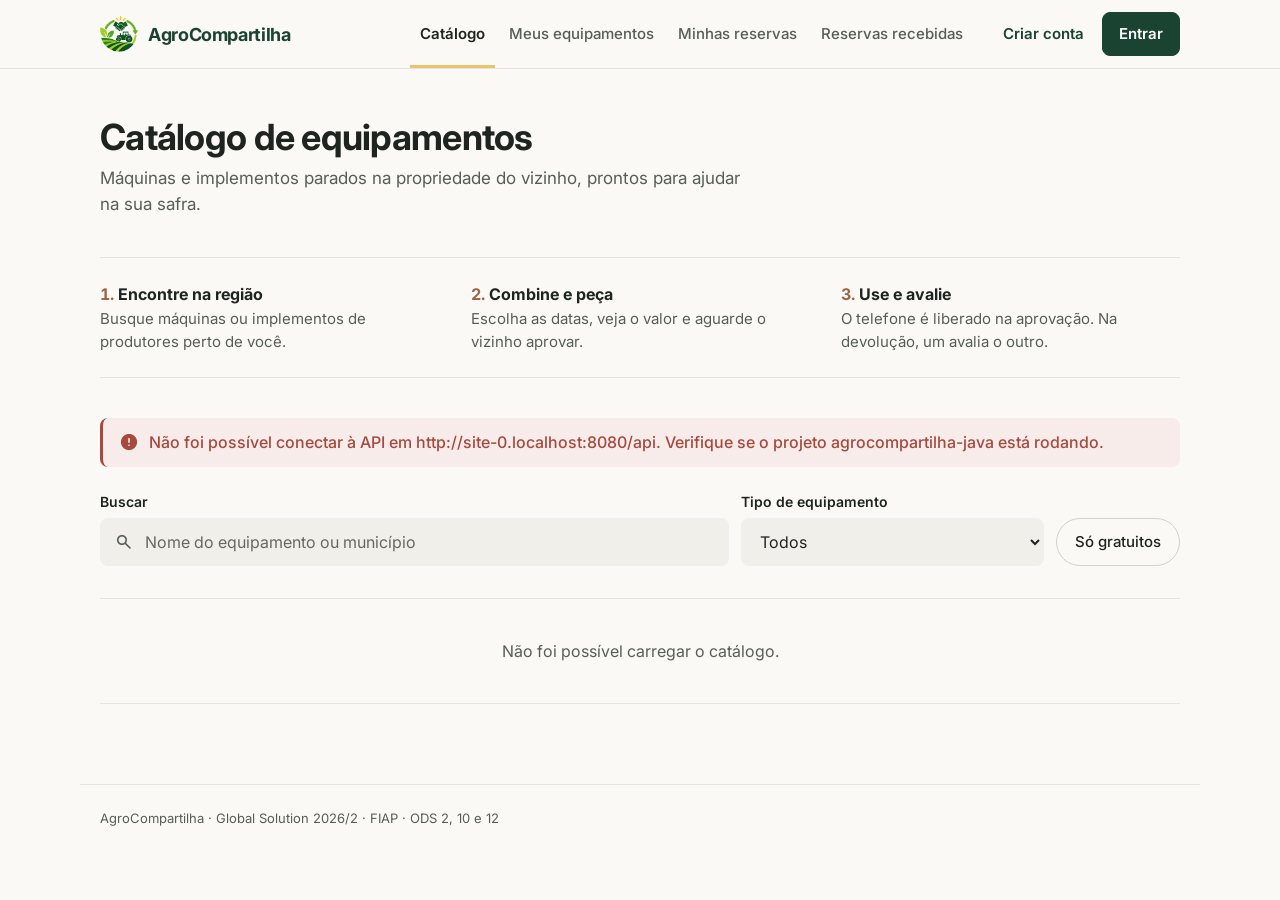
<file: agrocompartilha-web/index.html>
<!DOCTYPE html>
<html lang="pt-BR">

<head>
  <meta charset="UTF-8">
  <script>
    /* Roda antes de desenhar a página: marca se há sessão, para o CSS mostrar ou esconder o menu privado sem piscar. */
    try { if (localStorage.getItem("token")) { document.documentElement.classList.add("logado"); } } catch (e) {}
  </script>
  <meta name="viewport" content="width=device-width, initial-scale=1.0">
  <meta name="description" content="AgroCompartilha: pequenos produtores compartilhando máquinas e implementos agrícolas.">
  <title>AgroCompartilha | Catálogo</title>
  <link rel="icon" type="image/png" href="img/logotipo.png">
  <link rel="preconnect" href="https://fonts.googleapis.com">
  <link rel="preconnect" href="https://fonts.gstatic.com" crossorigin>
  <link rel="stylesheet" href="https://fonts.googleapis.com/css2?family=Inter:wght@400;500;600;700&display=swap">
  <link rel="stylesheet" href="https://fonts.googleapis.com/css2?family=Material+Symbols+Rounded:opsz,wght,FILL,GRAD@20..48,400..600,0..1,0&icon_names=calendar_month,call,check_circle,error,menu,search,star&display=swap">
  <link rel="stylesheet" href="css/style.css">
</head>

<body>
  <header class="topo">
    <div class="topo-conteudo">
      <a class="marca" href="index.html"><span class="marca-selo"><img src="img/logotipo.png" alt="" width="38" height="35"></span><span class="marca-texto">AgroCompartilha</span></a>
      <div id="area-usuario" class="area-usuario"></div>
      <button class="botao-menu" type="button" aria-expanded="false" aria-controls="menu-principal"><span class="material-symbols-rounded" aria-hidden="true">menu</span>Menu</button>
      <nav id="menu-principal" class="menu" aria-label="Menu principal">
        <ul>
          <li><a href="index.html" aria-current="page">Catálogo</a></li>
          <li><a href="cadastro-equipamento.html">Meus equipamentos</a></li>
          <li><a href="minhas-reservas.html">Minhas reservas</a></li>
          <li><a href="reservas-recebidas.html">Reservas recebidas</a></li>
        </ul>
      </nav>
    </div>
  </header>

  <main>
    <h1>Catálogo de equipamentos</h1>
    <p class="subtitulo">Máquinas e implementos parados na propriedade do vizinho, prontos para ajudar na sua safra.</p>

    <section class="como-funciona" aria-labelledby="titulo-como-funciona">
      <h2 id="titulo-como-funciona" class="visualmente-oculto">Como funciona</h2>
      <ol class="passos">
        <li class="passo">
          <p><strong><span class="passo-numero">1.</span>Encontre na região</strong>
            Busque máquinas ou implementos de produtores perto de você.</p>
        </li>
        <li class="passo">
          <p><strong><span class="passo-numero">2.</span>Combine e peça</strong>
            Escolha as datas, veja o valor e aguarde o vizinho aprovar.</p>
        </li>
        <li class="passo">
          <p><strong><span class="passo-numero">3.</span>Use e avalie</strong>
            O telefone é liberado na aprovação. Na devolução, um avalia o outro.</p>
        </li>
      </ol>
    </section>

    <div id="mensagem" class="mensagem" role="status" aria-live="polite"></div>

    <form id="form-filtros" class="filtros" aria-label="Filtros do catálogo">
      <div class="campo campo-busca">
        <label for="filtro-busca">Buscar</label>
        <div class="campo-com-icone">
          <span class="material-symbols-rounded" aria-hidden="true">search</span>
          <input type="search" id="filtro-busca" placeholder="Nome do equipamento ou município">
        </div>
      </div>
      <div class="campo">
        <label for="filtro-tipo">Tipo de equipamento</label>
        <select id="filtro-tipo">
          <option value="">Todos</option>
          <option value="MOTORIZADA">Máquinas motorizadas</option>
          <option value="IMPLEMENTO">Implementos agrícolas</option>
        </select>
      </div>
      <div class="chip-filtro">
        <input type="checkbox" id="filtro-preco">
        <label for="filtro-preco">Só gratuitos</label>
      </div>
    </form>

    <section aria-labelledby="titulo-lista">
      <h2 id="titulo-lista" class="visualmente-oculto">Equipamentos</h2>
      <div id="lista-equipamentos" class="cartoes" aria-live="polite">
        <p class="vazio">Carregando equipamentos...</p>
      </div>
    </section>
  </main>

  <dialog id="modal-reserva" class="modal" aria-labelledby="modal-titulo">
    <div class="modal-conteudo">
      <button type="button" class="modal-fechar" id="modal-fechar" aria-label="Fechar">✕</button>
      <h2 id="modal-titulo">Pedir emprestado</h2>

      <div id="modal-resumo" class="modal-resumo"></div>

      <div id="modal-ocupacao" class="modal-ocupacao"></div>

      <div id="mensagem-modal" class="mensagem" role="status" aria-live="polite"></div>

      <form id="form-reserva" novalidate>
        <div class="modal-campos">
          <div class="campo">
            <label for="inicio-reserva">Data de início</label>
            <input type="date" id="inicio-reserva" required autofocus>
            <span class="erro-campo" id="erro-inicio-reserva"></span>
          </div>
          <div class="campo">
            <label for="fim-reserva">Data de fim</label>
            <input type="date" id="fim-reserva" required>
            <span class="erro-campo" id="erro-fim-reserva"></span>
          </div>
        </div>
        <p class="resumo-valor" id="resumo-valor" aria-live="polite"></p>
        <p class="aviso-conflito" id="aviso-conflito" role="alert" hidden></p>
        <div class="modal-acoes">
          <button type="button" class="botao botao-secundario" id="modal-cancelar">Cancelar</button>
          <button type="submit" class="botao" id="modal-confirmar">Confirmar pedido</button>
        </div>
      </form>
    </div>
  </dialog>

  <footer class="rodape">
    AgroCompartilha · Global Solution 2026/2 · FIAP · ODS 2, 10 e 12
  </footer>

  <script src="js/api.js"></script>
  <script src="js/catalogo.js"></script>
</body>

</html>
</file>
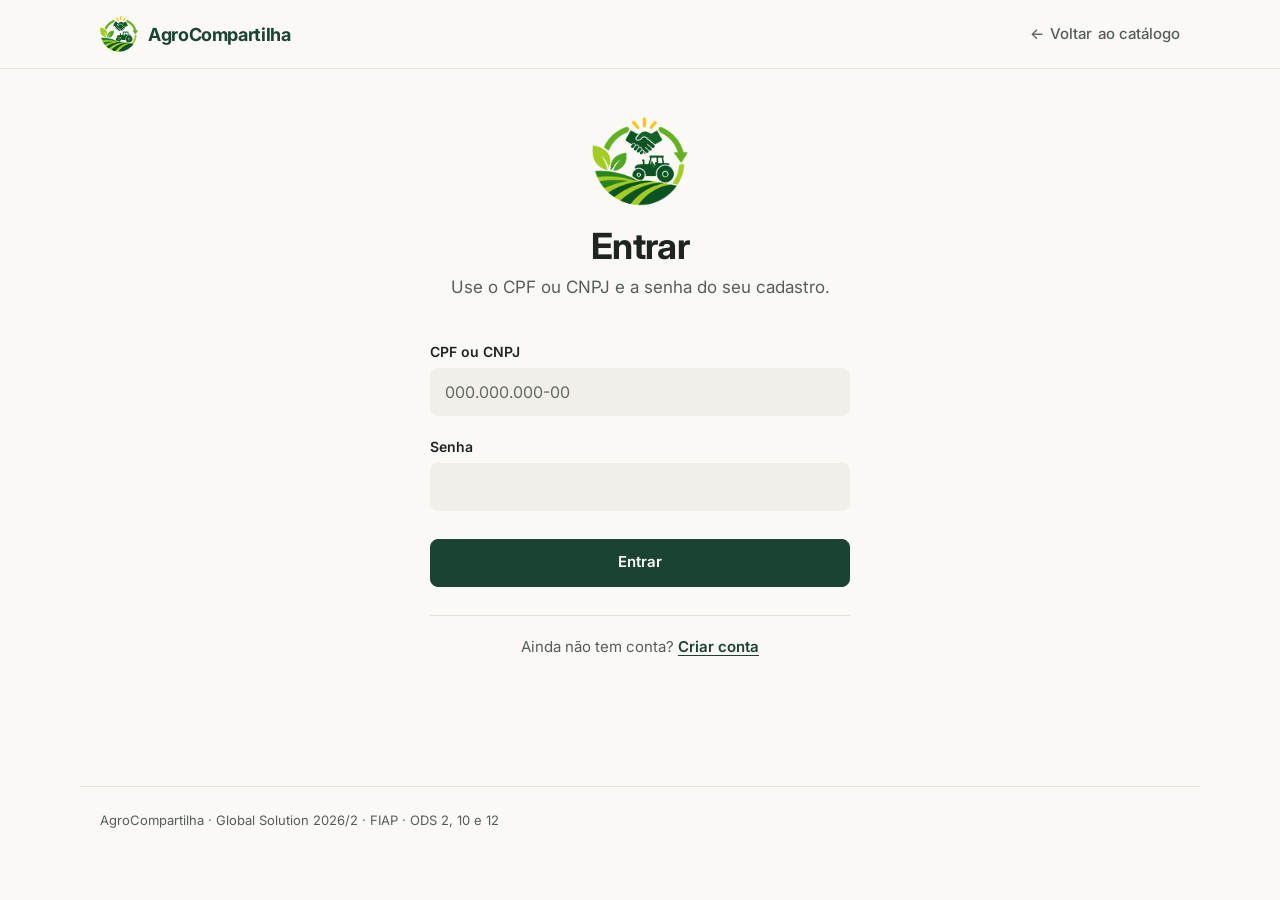
<file: agrocompartilha-web/cadastro-equipamento.html>
<!DOCTYPE html>
<html lang="pt-BR">

<head>
  <meta charset="UTF-8">
  <script>
    /* Página restrita: sem sessão, vai direto para o login antes de desenhar qualquer coisa. */
    try {
      if (localStorage.getItem("token")) {
        document.documentElement.classList.add("logado");
      } else {
        location.replace("entrar.html?voltar=" + encodeURIComponent(location.pathname.split("/").pop()));
      }
    } catch (e) {}
  </script>
  <meta name="viewport" content="width=device-width, initial-scale=1.0">
  <title>AgroCompartilha | Meus equipamentos</title>
  <link rel="icon" type="image/png" href="img/logotipo.png">
  <link rel="preconnect" href="https://fonts.googleapis.com">
  <link rel="preconnect" href="https://fonts.gstatic.com" crossorigin>
  <link rel="stylesheet" href="https://fonts.googleapis.com/css2?family=Inter:wght@400;500;600;700&display=swap">
  <link rel="stylesheet" href="https://fonts.googleapis.com/css2?family=Material+Symbols+Rounded:opsz,wght,FILL,GRAD@20..48,400..600,0..1,0&icon_names=calendar_month,call,check_circle,error,menu,search,star&display=swap">
  <link rel="stylesheet" href="css/style.css">
</head>

<body>
  <header class="topo">
    <div class="topo-conteudo">
      <a class="marca" href="index.html"><span class="marca-selo"><img src="img/logotipo.png" alt="" width="38" height="35"></span><span class="marca-texto">AgroCompartilha</span></a>
      <div id="area-usuario" class="area-usuario"></div>
      <button class="botao-menu" type="button" aria-expanded="false" aria-controls="menu-principal"><span class="material-symbols-rounded" aria-hidden="true">menu</span>Menu</button>
      <nav id="menu-principal" class="menu" aria-label="Menu principal">
        <ul>
          <li><a href="index.html">Catálogo</a></li>
          <li><a href="cadastro-equipamento.html" aria-current="page">Meus equipamentos</a></li>
          <li><a href="minhas-reservas.html">Minhas reservas</a></li>
          <li><a href="reservas-recebidas.html">Reservas recebidas</a></li>
        </ul>
      </nav>
    </div>
  </header>

  <main>
    <h1>Meus equipamentos</h1>
    <p class="subtitulo">Cadastre as máquinas e implementos que você deseja emprestar ou alugar para vizinhos da região.</p>

    <div id="mensagem" class="mensagem" role="status" aria-live="polite"></div>

    <div class="layout-duas-colunas">
    <section class="painel coluna-formulario" aria-labelledby="titulo-form">
      <h2 id="titulo-form">Cadastrar equipamento</h2>
      <form id="form-equipamento" novalidate>
        <input type="hidden" id="equipamento-id">
        <div class="grade-campos">
          <div class="campo">
            <label for="tipo">Tipo</label>
            <select id="tipo" required>
              <option value="MOTORIZADA">Máquina motorizada (trator, motocultivador...)</option>
              <option value="IMPLEMENTO">Implemento agrícola (grade, plantadeira...)</option>
            </select>
          </div>
          <div class="campo">
            <label for="nome">Nome do equipamento</label>
            <input type="text" id="nome" maxlength="100" placeholder="Ex.: Trator Massey Ferguson 275" required>
            <span class="erro-campo" id="erro-nome"></span>
          </div>
          <div class="campo campo-largo">
            <label for="descricao">Descrição</label>
            <textarea id="descricao" rows="3" maxlength="500"
              placeholder="Estado de conservação, regras de uso, onde retirar..."></textarea>
          </div>
          <div class="campo">
            <label for="valor-diaria">Valor da diária (R$)</label>
            <input type="number" id="valor-diaria" min="0" step="0.01" inputmode="decimal"
              placeholder="Deixe vazio se for gratuito">
            <span class="dica">Vazio ou zero = empréstimo gratuito.</span>
            <span class="erro-campo" id="erro-valor-diaria"></span>
          </div>
          <div class="campo">
            <label for="disponivel">Situação</label>
            <select id="disponivel">
              <option value="true">Aceitando pedidos</option>
              <option value="false">Pausado (não aceita pedidos agora)</option>
            </select>
          </div>

          <fieldset class="campo-largo" id="campos-motorizada">
            <legend>Dados da máquina</legend>
            <div class="grade-campos">
              <div class="campo">
                <label for="potencia">Potência (cv)</label>
                <input type="number" id="potencia" min="1" step="0.1" inputmode="decimal">
                <span class="erro-campo" id="erro-potencia"></span>
              </div>
              <div class="campo">
                <label for="combustivel">Combustível</label>
                <select id="combustivel">
                  <option value="DIESEL">Diesel</option>
                  <option value="GASOLINA">Gasolina</option>
                </select>
              </div>
              <p class="campo-largo nota-regra">
                A máquina é retirada e devolvida com o mesmo nível de combustível; o que for usado é por conta de quem pegou.</p>
            </div>
          </fieldset>

          <fieldset class="campo-largo" id="campos-implemento" hidden>
            <legend>Dados do implemento</legend>
            <div class="grade-campos">
              <div class="campo">
                <label for="tipo-implemento">Tipo de implemento</label>
                <input type="text" id="tipo-implemento" maxlength="50" placeholder="Ex.: Grade, Arado, Plantadeira"
                  list="sugestoes-implemento">
                <datalist id="sugestoes-implemento">
                  <option value="Arado"></option>
                  <option value="Grade"></option>
                  <option value="Plantadeira"></option>
                  <option value="Pulverizador"></option>
                  <option value="Roçadeira"></option>
                  <option value="Carreta"></option>
                </datalist>
                <span class="erro-campo" id="erro-tipo-implemento"></span>
              </div>
              <div class="campo">
                <label for="compatibilidade">Compatível com</label>
                <input type="text" id="compatibilidade" maxlength="200" placeholder="Ex.: tratores a partir de 60 cv">
              </div>
            </div>
          </fieldset>
        </div>
        <div class="acoes-form">
          <button type="submit" class="botao" id="botao-salvar">Cadastrar equipamento</button>
          <button type="button" class="botao botao-secundario" id="botao-cancelar" hidden>Cancelar edição</button>
        </div>
      </form>
    </section>

    <section class="secao coluna-lista" aria-labelledby="titulo-lista">
      <h2 id="titulo-lista">Equipamentos que eu ofereço</h2>
      <div id="lista-equipamentos" class="cartoes">
        <p class="vazio">Carregando...</p>
      </div>
    </section>
    </div>
  </main>

  <footer class="rodape">
    AgroCompartilha · Global Solution 2026/2 · FIAP · ODS 2, 10 e 12
  </footer>

  <script src="js/api.js"></script>
  <script src="js/cadastro-equipamento.js"></script>
</body>

</html>
</file>
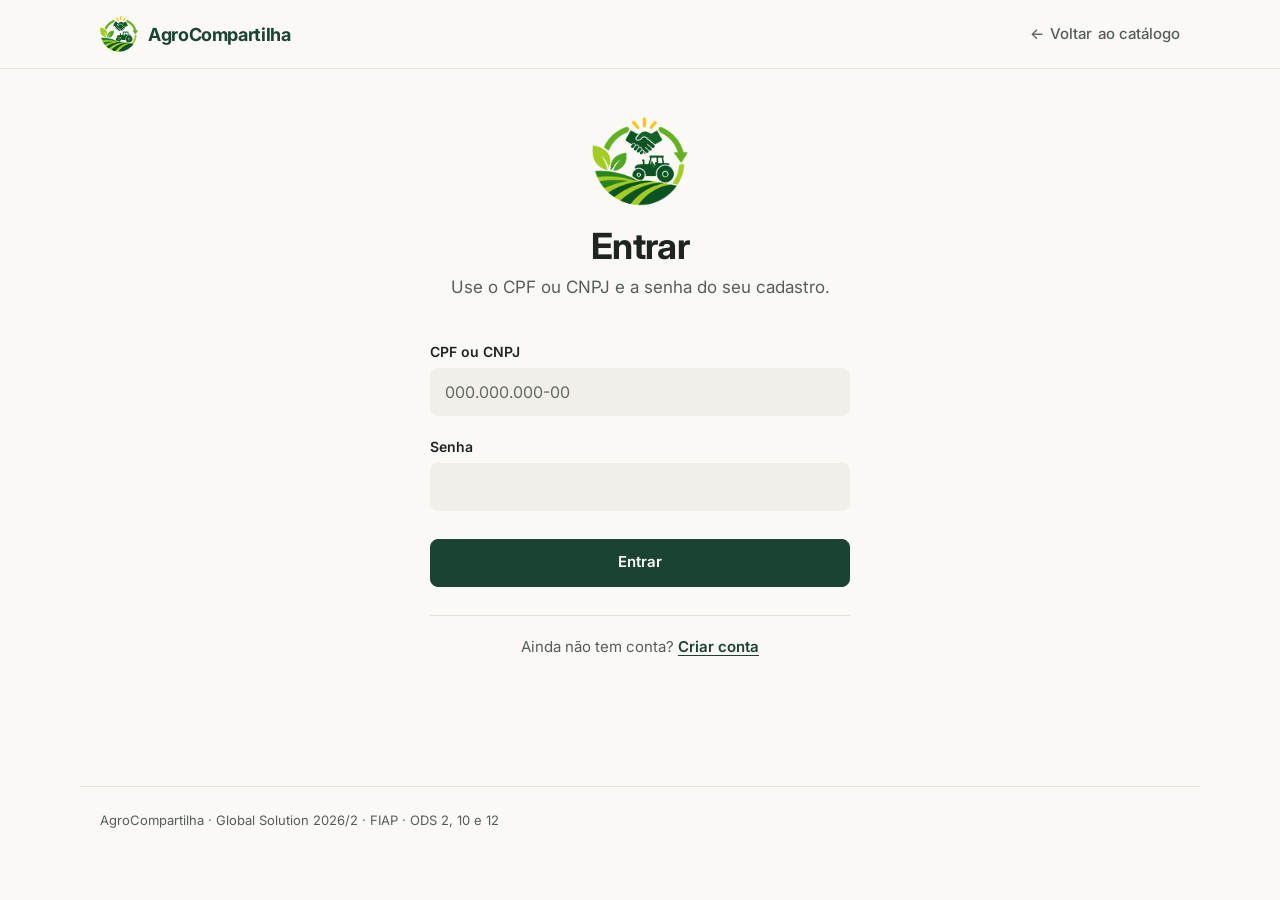
<file: agrocompartilha-web/entrar.html>
<!DOCTYPE html>
<html lang="pt-BR">

<head>
  <meta charset="UTF-8">
  <script>
    /* Roda antes de desenhar a página: marca se há sessão, para o CSS mostrar ou esconder o menu privado sem piscar. */
    try { if (localStorage.getItem("token")) { document.documentElement.classList.add("logado"); } } catch (e) {}
  </script>
  <meta name="viewport" content="width=device-width, initial-scale=1.0">
  <title>AgroCompartilha | Entrar</title>
  <link rel="icon" type="image/png" href="img/logotipo.png">
  <link rel="preconnect" href="https://fonts.googleapis.com">
  <link rel="preconnect" href="https://fonts.gstatic.com" crossorigin>
  <link rel="stylesheet" href="https://fonts.googleapis.com/css2?family=Inter:wght@400;500;600;700&display=swap">
  <link rel="stylesheet" href="https://fonts.googleapis.com/css2?family=Material+Symbols+Rounded:opsz,wght,FILL,GRAD@20..48,400..600,0..1,0&icon_names=calendar_month,call,check_circle,error,menu,search,star&display=swap">
  <link rel="stylesheet" href="css/style.css">
</head>

<body class="pagina-acesso">
  <header class="topo">
    <div class="topo-conteudo">
      <a class="marca" href="index.html"><span class="marca-selo"><img src="img/logotipo.png" alt="" width="38" height="35"></span><span class="marca-texto">AgroCompartilha</span></a>
      <a class="voltar-catalogo" href="index.html"><span aria-hidden="true">←</span> Voltar<span class="texto-longo"> ao catálogo</span></a>
      <div id="area-usuario" class="area-usuario"></div>
      <button class="botao-menu" type="button" aria-expanded="false" aria-controls="menu-principal"><span class="material-symbols-rounded" aria-hidden="true">menu</span>Menu</button>
      <nav id="menu-principal" class="menu" aria-label="Menu principal">
        <ul>
          <li><a href="index.html">Catálogo</a></li>
          <li><a href="cadastro-equipamento.html">Meus equipamentos</a></li>
          <li><a href="minhas-reservas.html">Minhas reservas</a></li>
          <li><a href="reservas-recebidas.html">Reservas recebidas</a></li>
        </ul>
      </nav>
    </div>
  </header>

  <main>
    <div class="painel-estreito">
      <img class="logo-destaque" src="img/logotipo.png" alt="Logotipo do AgroCompartilha" width="120" height="111">
      <h1 class="centralizado">Entrar</h1>
      <p class="subtitulo centralizado">Use o CPF ou CNPJ e a senha do seu cadastro.</p>

      <div id="mensagem" class="mensagem" role="status" aria-live="polite"></div>

      <section class="painel" aria-label="Formulário de login">
        <form id="form-login" novalidate>
          <div class="grade-campos">
            <div class="campo campo-largo">
              <label for="documento">CPF ou CNPJ</label>
              <div>
                
                <input type="text" id="documento" inputmode="numeric" autocomplete="username" maxlength="18" placeholder="000.000.000-00" required>
              </div>
              <span class="erro-campo" id="erro-documento"></span>
            </div>
            <div class="campo campo-largo">
              <label for="senha">Senha</label>
              <div>
                
                <input type="password" id="senha" autocomplete="current-password" required>
              </div>
              <span class="erro-campo" id="erro-senha"></span>
            </div>
          </div>
          <div class="acoes-form">
            <button type="submit" class="botao" id="botao-entrar" style="flex: 1 1 auto;">Entrar</button>
          </div>
        </form>
      </section>

      <p class="alternar-acesso">Ainda não tem conta? <a href="perfil.html">Criar conta</a></p>
    </div>
  </main>

  <footer class="rodape">
    AgroCompartilha · Global Solution 2026/2 · FIAP · ODS 2, 10 e 12
  </footer>

  <script src="js/api.js"></script>
  <script src="js/entrar.js"></script>
</body>

</html>
</file>
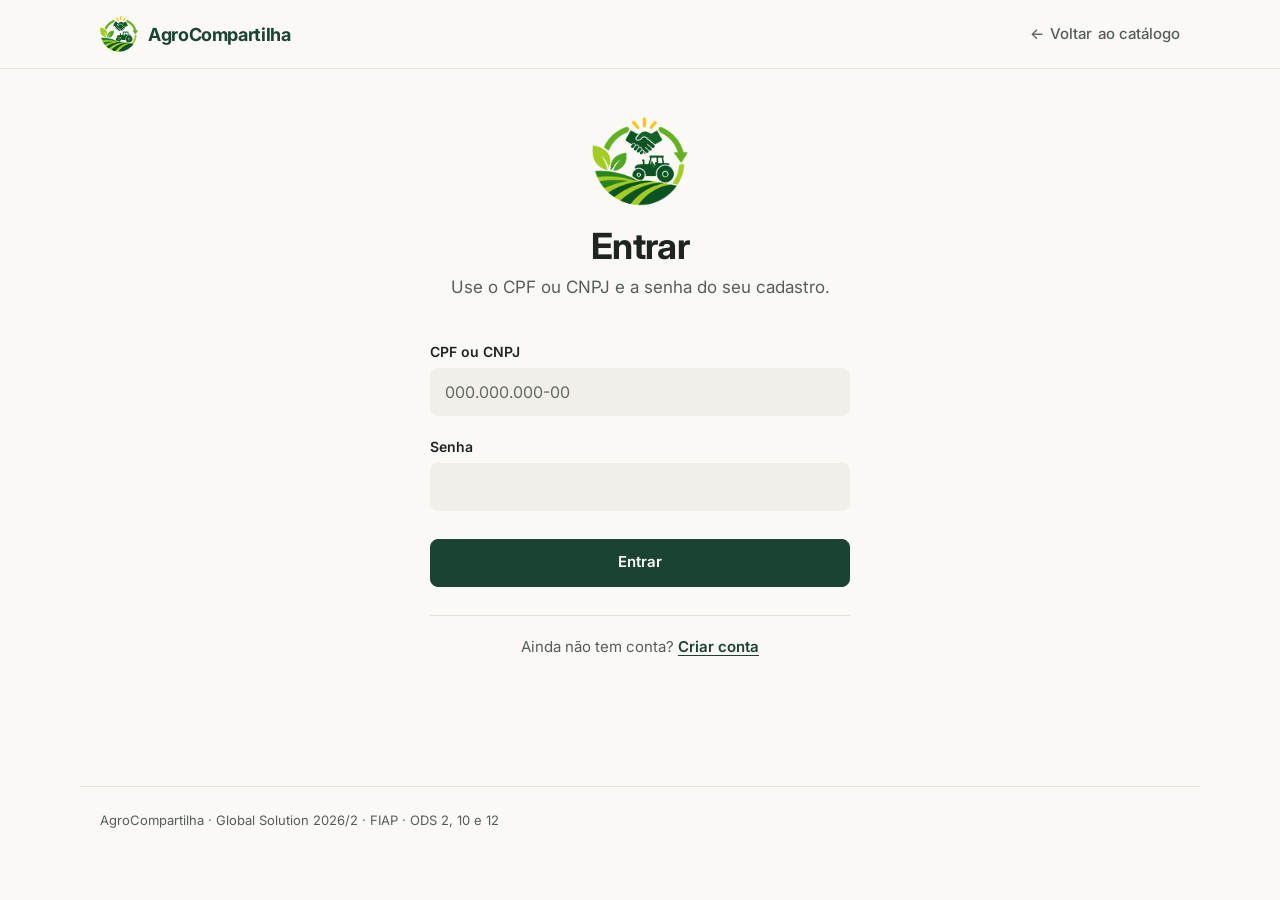
<file: agrocompartilha-web/minhas-reservas.html>
<!DOCTYPE html>
<html lang="pt-BR">

<head>
  <meta charset="UTF-8">
  <script>
    /* Página restrita: sem sessão, vai direto para o login antes de desenhar qualquer coisa. */
    try {
      if (localStorage.getItem("token")) {
        document.documentElement.classList.add("logado");
      } else {
        location.replace("entrar.html?voltar=" + encodeURIComponent(location.pathname.split("/").pop()));
      }
    } catch (e) {}
  </script>
  <meta name="viewport" content="width=device-width, initial-scale=1.0">
  <title>AgroCompartilha | Minhas reservas</title>
  <link rel="icon" type="image/png" href="img/logotipo.png">
  <link rel="preconnect" href="https://fonts.googleapis.com">
  <link rel="preconnect" href="https://fonts.gstatic.com" crossorigin>
  <link rel="stylesheet" href="https://fonts.googleapis.com/css2?family=Inter:wght@400;500;600;700&display=swap">
  <link rel="stylesheet" href="https://fonts.googleapis.com/css2?family=Material+Symbols+Rounded:opsz,wght,FILL,GRAD@20..48,400..600,0..1,0&icon_names=calendar_month,call,check_circle,error,menu,search,star&display=swap">
  <link rel="stylesheet" href="css/style.css">
</head>

<body data-papel="solicitante">
  <header class="topo">
    <div class="topo-conteudo">
      <a class="marca" href="index.html"><span class="marca-selo"><img src="img/logotipo.png" alt="" width="38" height="35"></span><span class="marca-texto">AgroCompartilha</span></a>
      <div id="area-usuario" class="area-usuario"></div>
      <button class="botao-menu" type="button" aria-expanded="false" aria-controls="menu-principal"><span class="material-symbols-rounded" aria-hidden="true">menu</span>Menu</button>
      <nav id="menu-principal" class="menu" aria-label="Menu principal">
        <ul>
          <li><a href="index.html">Catálogo</a></li>
          <li><a href="cadastro-equipamento.html">Meus equipamentos</a></li>
          <li><a href="minhas-reservas.html" aria-current="page">Minhas reservas</a></li>
          <li><a href="reservas-recebidas.html">Reservas recebidas</a></li>
        </ul>
      </nav>
    </div>
  </header>

  <main>
    <h1>Minhas reservas</h1>
    <p class="subtitulo">Equipamentos que você pediu aos vizinhos. Depois de devolver, avalie o dono.</p>

    <div id="mensagem" class="mensagem" role="status" aria-live="polite"></div>

    <div class="filtros">
      <div class="campo">
        <label for="filtro-status">Situação</label>
        <select id="filtro-status">
          <option value="">Todas</option>
          <option value="PENDENTE">Pendentes</option>
          <option value="APROVADA">Aprovadas</option>
          <option value="CONCLUIDA">Devolvidas</option>
          <option value="REJEITADA">Rejeitadas</option>
          <option value="CANCELADA">Canceladas</option>
        </select>
      </div>
    </div>

    <section aria-label="Lista de reservas">
      <div id="lista-reservas" class="cartoes" aria-live="polite">
        <p class="vazio">Carregando...</p>
      </div>
    </section>
  </main>

  <footer class="rodape">
    AgroCompartilha · Global Solution 2026/2 · FIAP · ODS 2, 10 e 12
  </footer>

  <script src="js/api.js"></script>
  <script src="js/reservas.js"></script>
</body>

</html>
</file>
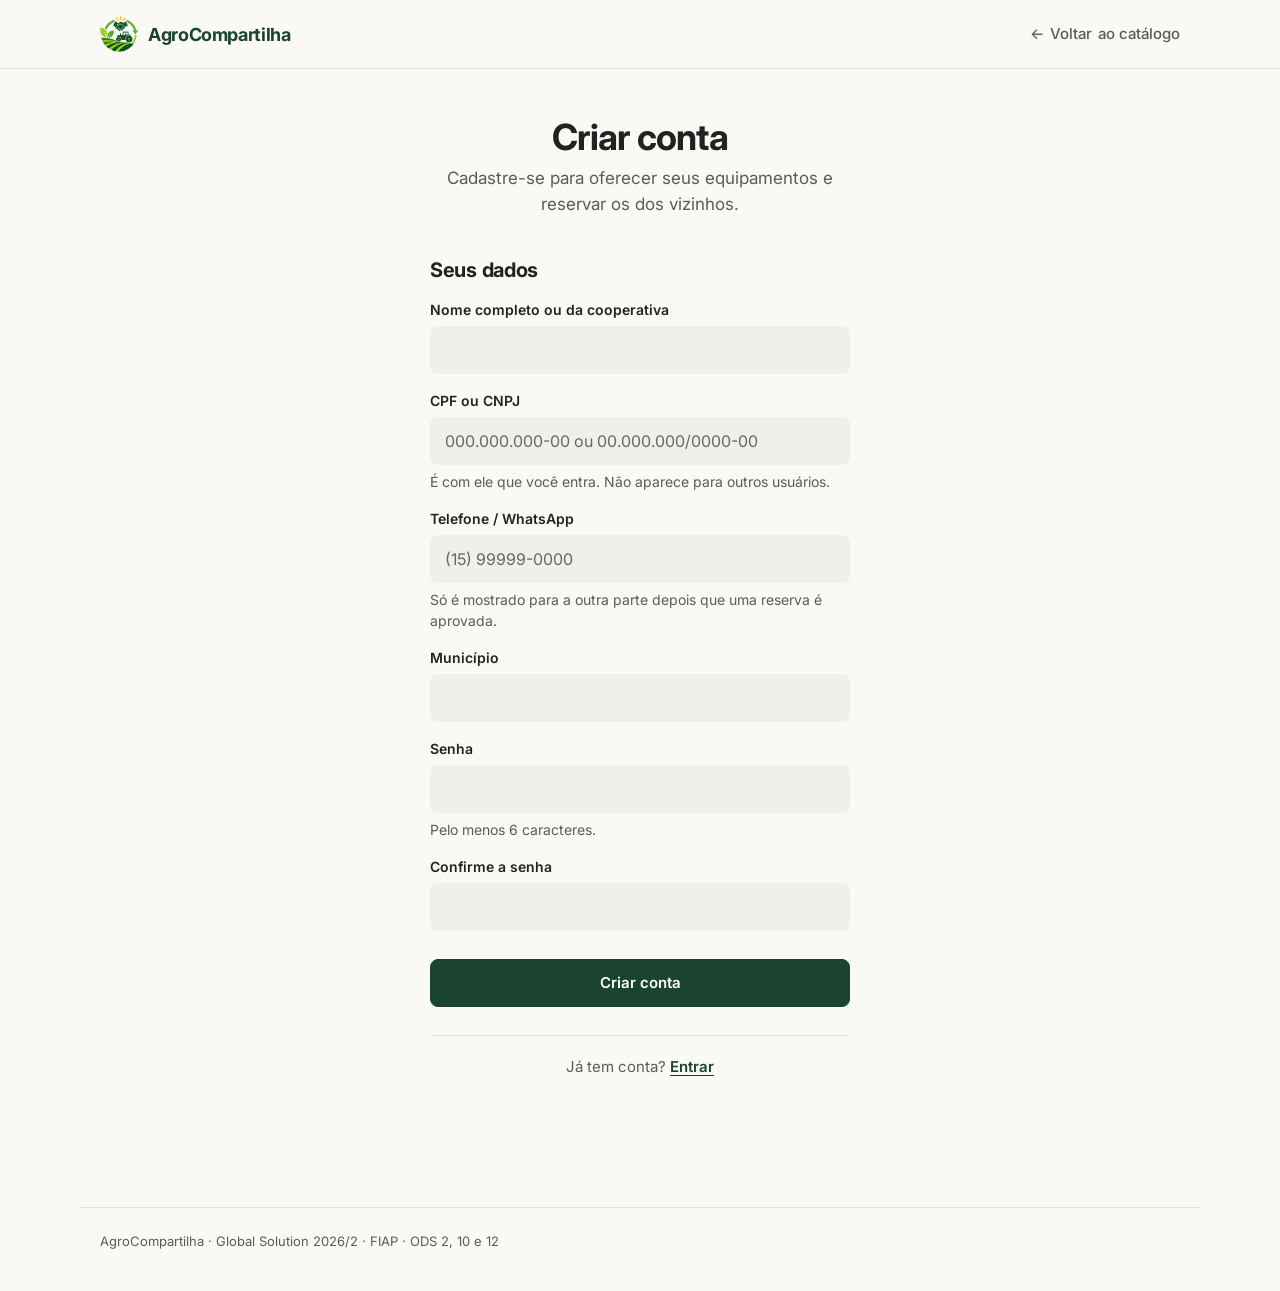
<file: agrocompartilha-web/perfil.html>
<!DOCTYPE html>
<html lang="pt-BR">

<head>
  <meta charset="UTF-8">
  <script>
    /* Roda antes de desenhar a página: marca se há sessão, para o CSS mostrar ou esconder o menu privado sem piscar. */
    try { if (localStorage.getItem("token")) { document.documentElement.classList.add("logado"); } } catch (e) {}
  </script>
  <meta name="viewport" content="width=device-width, initial-scale=1.0">
  <title>AgroCompartilha | Meu perfil</title>
  <link rel="icon" type="image/png" href="img/logotipo.png">
  <link rel="preconnect" href="https://fonts.googleapis.com">
  <link rel="preconnect" href="https://fonts.gstatic.com" crossorigin>
  <link rel="stylesheet" href="https://fonts.googleapis.com/css2?family=Inter:wght@400;500;600;700&display=swap">
  <link rel="stylesheet" href="https://fonts.googleapis.com/css2?family=Material+Symbols+Rounded:opsz,wght,FILL,GRAD@20..48,400..600,0..1,0&icon_names=calendar_month,call,check_circle,error,menu,search,star&display=swap">
  <link rel="stylesheet" href="css/style.css">
</head>

<body class="pagina-acesso">
  <header class="topo">
    <div class="topo-conteudo">
      <a class="marca" href="index.html"><span class="marca-selo"><img src="img/logotipo.png" alt="" width="38" height="35"></span><span class="marca-texto">AgroCompartilha</span></a>
      <a class="voltar-catalogo" href="index.html"><span aria-hidden="true">←</span> Voltar<span class="texto-longo"> ao catálogo</span></a>
      <div id="area-usuario" class="area-usuario"></div>
      <button class="botao-menu" type="button" aria-expanded="false" aria-controls="menu-principal"><span class="material-symbols-rounded" aria-hidden="true">menu</span>Menu</button>
      <nav id="menu-principal" class="menu" aria-label="Menu principal">
        <ul>
          <li><a href="index.html">Catálogo</a></li>
          <li><a href="cadastro-equipamento.html">Meus equipamentos</a></li>
          <li><a href="minhas-reservas.html">Minhas reservas</a></li>
          <li><a href="reservas-recebidas.html">Reservas recebidas</a></li>
        </ul>
      </nav>
    </div>
  </header>

  <main>
    <div class="conteudo-perfil">
    <h1 id="titulo-pagina">Criar conta</h1>
    <p class="subtitulo" id="subtitulo-pagina">Cadastre-se para oferecer seus equipamentos e reservar os dos vizinhos.</p>

    <div id="mensagem" class="mensagem" role="status" aria-live="polite"></div>

    <section class="painel" aria-labelledby="titulo-form">
      <h2 id="titulo-form">Seus dados</h2>
      <form id="form-perfil" novalidate>
        <div class="grade-campos">
          <div class="campo campo-largo">
            <label for="nome">Nome completo ou da cooperativa</label>
            <input type="text" id="nome" maxlength="100" autocomplete="name" required>
            <span class="erro-campo" id="erro-nome"></span>
          </div>
          <div class="campo">
            <label for="documento">CPF ou CNPJ</label>
            <input type="text" id="documento" maxlength="18" inputmode="numeric" placeholder="000.000.000-00 ou 00.000.000/0000-00"
              autocomplete="username" required>
            <span class="dica">É com ele que você entra. Não aparece para outros usuários.</span>
            <span class="erro-campo" id="erro-documento"></span>
          </div>
          <div class="campo">
            <label for="telefone">Telefone / WhatsApp</label>
            <input type="tel" id="telefone" maxlength="20" inputmode="tel" placeholder="(15) 99999-0000"
              autocomplete="tel" required>
            <span class="dica">Só é mostrado para a outra parte depois que uma reserva é aprovada.</span>
            <span class="erro-campo" id="erro-telefone"></span>
          </div>
          <div class="campo campo-largo">
            <label for="municipio">Município</label>
            <input type="text" id="municipio" maxlength="80" required>
            <span class="erro-campo" id="erro-municipio"></span>
          </div>
          <div class="campo">
            <label for="senha" id="rotulo-senha">Senha</label>
            <input type="password" id="senha" autocomplete="new-password" minlength="6">
            <span class="dica" id="dica-senha">Pelo menos 6 caracteres.</span>
            <span class="erro-campo" id="erro-senha"></span>
          </div>
          <div class="campo">
            <label for="confirmar-senha">Confirme a senha</label>
            <input type="password" id="confirmar-senha" autocomplete="new-password">
            <span class="erro-campo" id="erro-confirmar-senha"></span>
          </div>
        </div>
        <div class="acoes-form">
          <button type="submit" class="botao" id="botao-salvar">Criar conta</button>
        </div>
      </form>
    </section>

    <p id="link-entrar" class="alternar-acesso">Já tem conta? <a href="entrar.html">Entrar</a></p>

    <section id="secao-reputacao" class="secao" aria-labelledby="titulo-reputacao" hidden>
      <h2 id="titulo-reputacao">Minha reputação</h2>
      <p id="resumo-reputacao" class="resumo-reputacao"></p>
      <div id="minhas-avaliacoes"></div>
    </section>

    <section id="secao-excluir" class="secao" aria-labelledby="titulo-excluir" hidden>
      <h2 id="titulo-excluir">Excluir conta</h2>
      <p class="dica" style="margin: 0 0 16px;">Só é possível excluir contas sem equipamentos, reservas ou avaliações,
        para não apagar o histórico de outras pessoas.</p>
      <button type="button" class="botao botao-perigo" id="botao-excluir">Excluir minha conta</button>
    </section>
    </div>
  </main>

  <footer class="rodape">
    AgroCompartilha · Global Solution 2026/2 · FIAP · ODS 2, 10 e 12
  </footer>

  <script src="js/api.js"></script>
  <script src="js/perfil.js"></script>
</body>

</html>
</file>
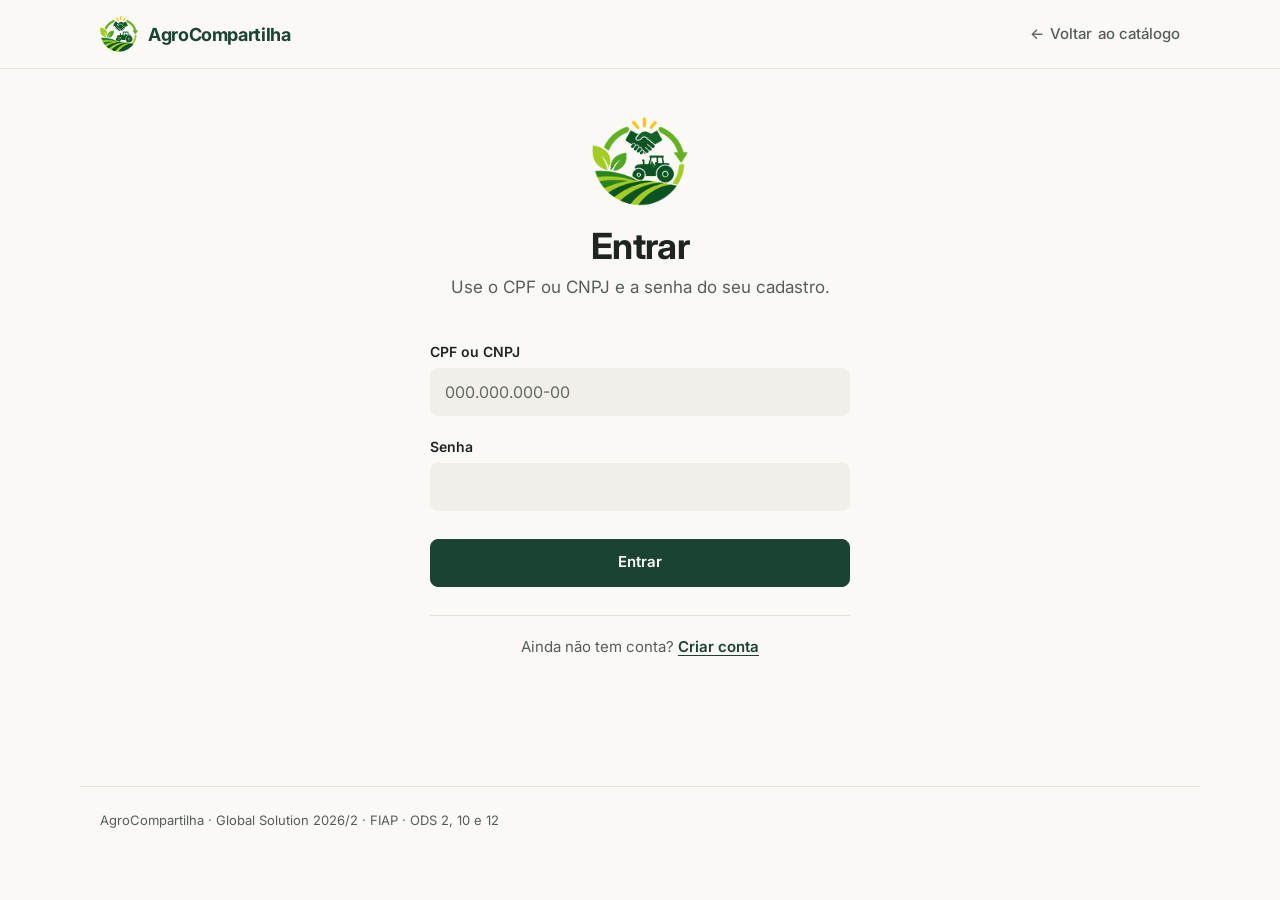
<file: agrocompartilha-web/reservas-recebidas.html>
<!DOCTYPE html>
<html lang="pt-BR">

<head>
  <meta charset="UTF-8">
  <script>
    /* Página restrita: sem sessão, vai direto para o login antes de desenhar qualquer coisa. */
    try {
      if (localStorage.getItem("token")) {
        document.documentElement.classList.add("logado");
      } else {
        location.replace("entrar.html?voltar=" + encodeURIComponent(location.pathname.split("/").pop()));
      }
    } catch (e) {}
  </script>
  <meta name="viewport" content="width=device-width, initial-scale=1.0">
  <title>AgroCompartilha | Reservas recebidas</title>
  <link rel="icon" type="image/png" href="img/logotipo.png">
  <link rel="preconnect" href="https://fonts.googleapis.com">
  <link rel="preconnect" href="https://fonts.gstatic.com" crossorigin>
  <link rel="stylesheet" href="https://fonts.googleapis.com/css2?family=Inter:wght@400;500;600;700&display=swap">
  <link rel="stylesheet" href="https://fonts.googleapis.com/css2?family=Material+Symbols+Rounded:opsz,wght,FILL,GRAD@20..48,400..600,0..1,0&icon_names=calendar_month,call,check_circle,error,menu,search,star&display=swap">
  <link rel="stylesheet" href="css/style.css">
</head>

<body data-papel="dono">
  <header class="topo">
    <div class="topo-conteudo">
      <a class="marca" href="index.html"><span class="marca-selo"><img src="img/logotipo.png" alt="" width="38" height="35"></span><span class="marca-texto">AgroCompartilha</span></a>
      <div id="area-usuario" class="area-usuario"></div>
      <button class="botao-menu" type="button" aria-expanded="false" aria-controls="menu-principal"><span class="material-symbols-rounded" aria-hidden="true">menu</span>Menu</button>
      <nav id="menu-principal" class="menu" aria-label="Menu principal">
        <ul>
          <li><a href="index.html">Catálogo</a></li>
          <li><a href="cadastro-equipamento.html">Meus equipamentos</a></li>
          <li><a href="minhas-reservas.html">Minhas reservas</a></li>
          <li><a href="reservas-recebidas.html" aria-current="page">Reservas recebidas</a></li>
        </ul>
      </nav>
    </div>
  </header>

  <main>
    <h1>Reservas recebidas</h1>
    <p class="subtitulo">Pedidos dos vizinhos para usar os seus equipamentos. Veja a reputação de cada um antes de aprovar.</p>

    <div id="mensagem" class="mensagem" role="status" aria-live="polite"></div>

    <div class="filtros">
      <div class="campo">
        <label for="filtro-status">Situação</label>
        <select id="filtro-status">
          <option value="">Todas</option>
          <option value="PENDENTE">Pendentes</option>
          <option value="APROVADA">Aprovadas</option>
          <option value="CONCLUIDA">Devolvidas</option>
          <option value="REJEITADA">Rejeitadas</option>
          <option value="CANCELADA">Canceladas</option>
        </select>
      </div>
    </div>

    <section aria-label="Lista de reservas">
      <div id="lista-reservas" class="cartoes" aria-live="polite">
        <p class="vazio">Carregando...</p>
      </div>
    </section>
  </main>

  <footer class="rodape">
    AgroCompartilha · Global Solution 2026/2 · FIAP · ODS 2, 10 e 12
  </footer>

  <script src="js/api.js"></script>
  <script src="js/reservas.js"></script>
</body>

</html>
</file>
<file: agrocompartilha-web/css/style.css>
:root {
  --papel: #FAF9F6;
  --areia: #F1EFEA;
  --branco: #FFFFFF;

  --mata: #1B4332;
  --mata-hover: #2D6A4F;
  --mata-claro: #E6EFE9;
  --barro: #9C6644;
  --terracota: #A44A3F;
  --terracota-claro: #F8ECEA;
  --trigo: #E9C46A;
  --trigo-claro: #F7EDD2;
  --trigo-texto: #5C4300;

  --tinta: #1F2421;
  --tinta-suave: #575D58;

  --azul: #1D4F91;
  --azul-claro: #E8EFF8;
  --cinza: #4A4F4C;
  --cinza-claro: #ECEBE6;

  --linha: #E5E4DF;
  --linha-forte: #D3D1CA;
  --raio: 8px;
  --raio-card: 12px;

  --altura-toque: 48px;
  --fonte: "Inter", system-ui, -apple-system, "Segoe UI", Roboto, Arial, sans-serif;
}

*,
*::before,
*::after {
  box-sizing: border-box;
}

[hidden] {
  display: none !important;
}

html,
body {
  max-width: 100%;
  overflow-x: clip;
}

.menu-conectado,
.menu-conta {
  display: none;
}

body {
  margin: 0;
  font-family: var(--fonte);
  font-size: 16px;
  line-height: 1.5;
  color: var(--tinta);
  background: var(--papel);
  -webkit-font-smoothing: antialiased;
}

a {
  color: var(--mata);
  font-weight: 600;
  text-underline-offset: 3px;
}

a:hover {
  color: var(--mata-hover);
}

:focus-visible {
  outline: 3px solid var(--trigo);
  outline-offset: 2px;
}

img {
  max-width: 100%;
}

.numero,
.preco,
.estrelas,
.data {
  font-variant-numeric: tabular-nums;
}

.material-symbols-rounded {
  font-family: "Material Symbols Rounded";
  font-weight: normal;
  font-style: normal;
  font-size: 20px;
  line-height: 1;
  letter-spacing: normal;
  text-transform: none;
  white-space: nowrap;
  direction: ltr;
  display: inline-block;
  vertical-align: -4px;
  flex-shrink: 0;
  width: 1em;
  height: 1em;
  overflow: hidden;
  font-variation-settings: "FILL" 0, "wght" 450, "GRAD" 0, "opsz" 20;
  font-feature-settings: "liga";
}

.icone-preenchido {
  font-variation-settings: "FILL" 1, "wght" 450, "GRAD" 0, "opsz" 20;
}

.topo {
  background: var(--papel);
  border-bottom: 1px solid var(--linha);
  position: sticky;
  top: 0;
  z-index: 10;
}

.topo-conteudo {
  max-width: 1120px;
  margin: 0 auto;
  padding: 0 20px;
  min-height: 68px;
  display: flex;
  align-items: center;
  gap: 24px;
  flex-wrap: wrap;
}

.marca {
  display: inline-flex;
  align-items: center;
  gap: 10px;
  color: var(--mata);
  text-decoration: none;
  font-weight: 700;
  font-size: 1.125rem;
  letter-spacing: -0.02em;
  margin-right: auto;
}

.marca:hover {
  color: var(--mata);
}

.marca-selo {
  display: inline-flex;
}

.marca-selo img {
  display: block;
  width: 38px;
  height: auto;
}

.menu { order: 1; }
.area-usuario { order: 2; }
.botao-menu { order: 3; }

.menu {
  display: none;
}

@media (min-width: 769px) {
  .menu {
    display: block;
  }

  html:not(.logado) .pagina-acesso .menu {
    display: none;
  }
}

.voltar-catalogo {
  order: 2;
  display: inline-flex;
  align-items: center;
  gap: 6px;
  min-height: 44px;
  font-size: 0.9375rem;
  font-weight: 500;
  color: var(--tinta-suave);
  text-decoration: none;
}

.voltar-catalogo:hover {
  color: var(--tinta);
  text-decoration: underline;
}

html.logado .voltar-catalogo,
html:not(.logado) .pagina-acesso .area-usuario {
  display: none;
}

.menu ul {
  list-style: none;
  margin: 0;
  padding: 0;
  display: flex;
  gap: 4px;
}

.menu a {
  display: flex;
  align-items: center;
  min-height: 68px;
  padding: 0 10px;
  color: var(--tinta-suave);
  text-decoration: none;
  font-weight: 500;
  font-size: 0.9375rem;
  border-bottom: 3px solid transparent;
  border-top: 3px solid transparent;
}

.menu a:hover {
  color: var(--tinta);
}

.menu a[aria-current="page"] {
  color: var(--tinta);
  font-weight: 600;
  border-bottom-color: var(--trigo);
}

.botao-menu {
  display: none;
  align-items: center;
  gap: 6px;
  min-height: 44px;
  padding: 0 12px;
  background: transparent;
  color: var(--tinta);
  border: 1px solid var(--linha-forte);
  border-radius: var(--raio);
  font: inherit;
  font-weight: 600;
  cursor: pointer;
}

.area-usuario {
  display: flex;
  align-items: center;
  gap: 12px;
  font-size: 0.9375rem;
  color: var(--tinta-suave);
}

.area-usuario strong {
  color: var(--tinta);
}

.menu-usuario {
  position: relative;
}

.menu-usuario-botao {
  display: inline-flex;
  align-items: center;
  gap: 4px;
  min-height: 44px;
  padding: 0 12px;
  background: transparent;
  border: 1px solid transparent;
  border-radius: var(--raio);
  font: inherit;
  font-size: 0.9375rem;
  color: var(--tinta-suave);
  cursor: pointer;
}

.menu-usuario-botao strong {
  color: var(--tinta);
  font-weight: 600;
}

.menu-usuario-botao:hover,
.menu-usuario-botao[aria-expanded="true"] {
  border-color: var(--linha-forte);
}

.menu-usuario-botao .seta {
  font-size: 0.75rem;
  margin-left: 2px;
  transition: transform 0.15s;
}

.menu-usuario-botao[aria-expanded="true"] .seta {
  transform: rotate(180deg);
}

.menu-usuario-painel {
  position: absolute;
  right: 0;
  top: calc(100% + 6px);
  z-index: 20;
  min-width: 200px;
  padding: 6px;
  background: var(--branco);
  border: 1px solid var(--linha);
  border-radius: var(--raio);
  display: flex;
  flex-direction: column;
}

.menu-usuario-painel[hidden] {
  display: none;
}

.menu-usuario-painel a,
.menu-usuario-sair {
  display: flex;
  align-items: center;
  min-height: 44px;
  padding: 0 12px;
  border-radius: 6px;
  font: inherit;
  font-size: 0.9375rem;
  font-weight: 500;
  color: var(--tinta);
  text-decoration: none;
  text-align: left;
  background: transparent;
  border: none;
  cursor: pointer;
}

.menu-usuario-painel a:hover {
  background: var(--areia);
  color: var(--tinta);
}

.menu-usuario-painel a[aria-current="page"] {
  font-weight: 600;
  border-left: 3px solid var(--trigo);
  border-radius: 0 6px 6px 0;
}

.menu-usuario-botao.ativo {
  border-bottom: 3px solid var(--trigo);
  border-radius: var(--raio) var(--raio) 0 0;
}

.menu-usuario-botao.ativo strong {
  color: var(--tinta);
}

.menu-usuario-divisoria {
  border: none;
  border-top: 1px solid var(--linha);
  margin: 6px 0;
}

.menu-usuario-sair {
  color: var(--terracota);
}

.menu-usuario-sair:hover {
  background: var(--terracota-claro);
}

.link-criar-conta {
  display: inline-flex;
  align-items: center;
  min-height: 44px;
  padding: 0 6px;
  font-size: 0.9375rem;
  font-weight: 600;
  color: var(--mata);
  text-decoration: none;
}

.link-criar-conta:hover {
  text-decoration: underline;
}

.link-criar-conta[aria-current="page"] {
  text-decoration: underline;
  text-decoration-color: var(--trigo);
  text-decoration-thickness: 3px;
}

.botao-entrar[aria-current="page"] {
  outline: 2px solid var(--trigo);
  outline-offset: 2px;
}

.botao-entrar {
  display: inline-flex;
  align-items: center;
  min-height: 44px;
  padding: 0 16px;
  border-radius: var(--raio);
  font: inherit;
  font-weight: 600;
  font-size: 0.9375rem;
  cursor: pointer;
  text-decoration: none;
}

.botao-entrar {
  background: var(--mata);
  color: var(--branco);
  border: 1px solid var(--mata);
}

.botao-entrar:hover {
  background: var(--mata-hover);
  color: var(--branco);
}

main {
  max-width: 1120px;
  margin: 0 auto;
  padding: 48px 20px 80px;
}

h1 {
  margin: 0 0 8px;
  font-size: 2.25rem;
  font-weight: 700;
  letter-spacing: -0.02em;
  line-height: 1.15;
}

h2 {
  margin: 0 0 16px;
  font-size: 1.25rem;
  font-weight: 700;
  letter-spacing: -0.015em;
  line-height: 1.3;
}

h3 {
  font-weight: 600;
  letter-spacing: -0.01em;
}

.subtitulo {
  margin: 0 0 40px;
  max-width: 640px;
  color: var(--tinta-suave);
  font-size: 1.0625rem;
}

.secao {
  border-top: 1px solid var(--linha);
  padding-top: 32px;
  margin-top: 40px;
}

.visualmente-oculto {
  position: absolute;
  width: 1px;
  height: 1px;
  overflow: hidden;
  clip: rect(0 0 0 0);
  white-space: nowrap;
}

.dica {
  font-size: 0.875rem;
  color: var(--tinta-suave);
}

.como-funciona {
  border-top: 1px solid var(--linha);
  border-bottom: 1px solid var(--linha);
  padding: 24px 0;
  margin: 0 0 40px;
}

.passos {
  list-style: none;
  margin: 0;
  padding: 0;
  display: grid;
  grid-template-columns: repeat(3, 1fr);
  gap: 32px;
}

.passo p {
  margin: 0;
  color: var(--tinta-suave);
  font-size: 0.9375rem;
}

.passo strong {
  display: block;
  color: var(--tinta);
  font-size: 1rem;
  margin-bottom: 2px;
}

.passo-numero {
  font-variant-numeric: tabular-nums;
  color: var(--barro);
  font-weight: 700;
  margin-right: 4px;
}

.mensagem {
  display: none;
  align-items: flex-start;
  gap: 10px;
  padding: 12px 16px;
  border-radius: var(--raio);
  margin: 0 0 24px;
  font-weight: 500;
  border-left: 3px solid currentColor;
}

.mensagem::before {
  font-family: "Material Symbols Rounded";
  font-size: 20px;
  line-height: 1.25;
  width: 1em;
  overflow: hidden;
  flex-shrink: 0;
  font-variation-settings: "FILL" 1, "wght" 450, "GRAD" 0, "opsz" 20;
}

.mensagem.erro {
  display: flex;
  background: var(--terracota-claro);
  color: var(--terracota);
}

.mensagem.erro::before {
  content: "error";
}

.mensagem.sucesso {
  display: flex;
  background: var(--mata-claro);
  color: var(--mata);
}

.mensagem.sucesso::before {
  content: "check_circle";
}

.vazio {
  grid-column: 1 / -1;
  margin: 0;
  padding: 40px 0;
  color: var(--tinta-suave);
  text-align: center;
  border-top: 1px solid var(--linha);
  border-bottom: 1px solid var(--linha);
}

.painel {
  max-width: 760px;
}

.painel-estreito {
  max-width: 420px;
  margin: 48px auto;
}

html:not(.logado) .pagina-acesso main {
  padding-top: 0;
}

html:not(.logado) .conteudo-perfil {
  max-width: 420px;
  margin: 48px auto;
}

html:not(.logado) .conteudo-perfil h1,
html:not(.logado) .conteudo-perfil .subtitulo {
  text-align: center;
}

html:not(.logado) .conteudo-perfil .grade-campos {
  grid-template-columns: 1fr;
  gap: 16px;
}

html:not(.logado) .conteudo-perfil .acoes-form .botao,
.painel-estreito .acoes-form .botao {
  flex: 1 1 auto;
}

.alternar-acesso {
  margin: 28px 0 0;
  padding-top: 20px;
  border-top: 1px solid var(--linha);
  text-align: center;
  color: var(--tinta-suave);
  font-size: 0.9375rem;
}

.grade-campos {
  display: grid;
  grid-template-columns: repeat(2, 1fr);
  gap: 20px 24px;
}

.campo {
  display: flex;
  flex-direction: column;
  gap: 6px;
}

.campo-largo {
  grid-column: 1 / -1;
}

label {
  font-weight: 600;
  font-size: 0.875rem;
}

input,
select,
textarea {
  font: inherit;
  min-height: var(--altura-toque);
  padding: 10px 14px;
  border: 1px solid transparent;
  border-radius: var(--raio);
  background: var(--areia);
  color: var(--tinta);
  width: 100%;
  transition: border-color 0.15s, background-color 0.15s;
}

textarea {
  resize: vertical;
}

input::placeholder,
textarea::placeholder {
  color: #65695F;
}

input:hover,
select:hover,
textarea:hover {
  border-color: var(--linha-forte);
}

input:focus,
select:focus,
textarea:focus {
  outline: none;
  background: var(--branco);
  border-color: var(--mata);
}

input:disabled,
select:disabled,
textarea:disabled {
  background: var(--cinza-claro);
  border: 1px dashed var(--linha-forte);
  color: var(--tinta-suave);
  opacity: 0.7;
  cursor: not-allowed;
}

input.invalido,
select.invalido,
textarea.invalido {
  border-color: var(--terracota);
  background: var(--terracota-claro);
}

.erro-campo {
  color: var(--terracota);
  font-size: 0.8125rem;
  font-weight: 500;
}

.erro-campo:empty {
  display: none;
}

fieldset {
  border: none;
  border-top: 1px solid var(--linha);
  padding: 20px 0 0;
  margin: 8px 0 0;
  min-width: 0;
}

legend {
  font-weight: 700;
  font-size: 0.9375rem;
  padding: 0 12px 0 0;
}

.acoes-form {
  display: flex;
  gap: 12px;
  flex-wrap: wrap;
  align-items: center;
  margin-top: 28px;
}

.nota-regra {
  margin: 0;
  font-size: 0.875rem;
  color: var(--tinta-suave);
}

.botao {
  display: inline-flex;
  align-items: center;
  justify-content: center;
  gap: 8px;
  min-height: var(--altura-toque);
  padding: 0 22px;
  font: inherit;
  font-weight: 600;
  font-size: 0.9375rem;
  border-radius: var(--raio);
  border: 1px solid var(--mata);
  background: var(--mata);
  color: var(--branco);
  cursor: pointer;
  text-decoration: none;
  transition: background-color 0.15s, border-color 0.15s, color 0.15s;
}

.botao:hover {
  background: var(--mata-hover);
  border-color: var(--mata-hover);
  color: var(--branco);
}

.botao:disabled {
  opacity: 0.55;
  cursor: wait;
}

.botao-secundario {
  background: transparent;
  color: var(--tinta);
  border-color: var(--linha-forte);
}

.botao-secundario:hover {
  background: transparent;
  color: var(--tinta);
  border-color: var(--tinta);
}

.botao-perigo {
  background: transparent;
  color: var(--terracota);
  border-color: #E2BDB8;
}

.botao-perigo:hover {
  background: var(--terracota-claro);
  color: var(--terracota);
  border-color: var(--terracota);
}

.botao-pequeno {
  min-height: 44px;
  padding: 0 16px;
  font-size: 0.875rem;
}

.link-botao {
  background: none;
  border: none;
  padding: 0;
  min-height: 0;
  font: inherit;
  font-weight: 500;
  color: var(--tinta-suave);
  text-decoration: underline;
  text-underline-offset: 3px;
  cursor: pointer;
}

.link-botao:hover {
  color: var(--tinta);
}

.filtros {
  display: flex;
  gap: 12px;
  flex-wrap: wrap;
  align-items: flex-end;
  margin: 0 0 32px;
}

.filtros .campo {
  flex: 1 1 200px;
}

.filtros .campo-busca {
  flex: 3 1 320px;
}

.campo-com-icone {
  position: relative;
}

.campo-com-icone .material-symbols-rounded {
  position: absolute;
  left: 14px;
  top: 50%;
  transform: translateY(-50%);
  color: var(--tinta-suave);
  pointer-events: none;
  vertical-align: 0;
}

.campo-com-icone input {
  padding-left: 44px;
}

.chip-filtro {
  flex: 0 0 auto;
  position: relative;
}

.chip-filtro input {
  position: absolute;
  opacity: 0;
  width: 1px;
  height: 1px;
  min-height: 0;
}

.chip-filtro label {
  display: inline-flex;
  align-items: center;
  min-height: var(--altura-toque);
  padding: 0 18px;
  border: 1px solid var(--linha-forte);
  border-radius: 999px;
  font-weight: 500;
  font-size: 0.9375rem;
  cursor: pointer;
  user-select: none;
}

.chip-filtro label:hover {
  border-color: var(--tinta);
}

.chip-filtro input:checked + label {
  background: var(--tinta);
  border-color: var(--tinta);
  color: var(--branco);
}

.chip-filtro input:focus-visible + label {
  outline: 3px solid var(--trigo);
  outline-offset: 2px;
}

.cartoes {
  display: grid;
  grid-template-columns: repeat(auto-fill, minmax(300px, 1fr));
  gap: 20px;
}

.cartao {
  background: var(--branco);
  border: 1px solid var(--linha);
  border-radius: var(--raio-card);
  padding: 20px;
  display: flex;
  flex-direction: column;
  gap: 6px;
  transition: border-color 0.15s;
}

.cartao:hover {
  border-color: var(--mata);
}

.cartao h3 {
  margin: 0;
  font-size: 1.0625rem;
  line-height: 1.35;
}

.cartao p {
  margin: 0;
}

.cartao-topo {
  display: flex;
  justify-content: space-between;
  align-items: flex-start;
  flex-wrap: wrap;
  gap: 8px;
}

.cartao-topo h3 {
  flex: 1 1 160px;
  min-width: 0;
  overflow-wrap: anywhere;
}

.ficha {
  color: var(--tinta-suave);
  font-size: 0.9375rem;
}

.cartao-descricao {
  color: var(--tinta-suave);
  font-size: 0.875rem;
  display: -webkit-box;
  -webkit-line-clamp: 2;
  -webkit-box-orient: vertical;
  overflow: hidden;
}

.preco {
  font-size: 1.25rem;
  font-weight: 700;
  letter-spacing: -0.01em;
  color: var(--barro);
  margin: 6px 0 4px !important;
}

.preco small {
  font-size: 0.875rem;
  font-weight: 500;
  color: var(--tinta-suave);
}

.preco-gratuito {
  color: var(--mata);
}

.cartao-rodape {
  display: flex;
  justify-content: space-between;
  align-items: center;
  gap: 12px;
  flex-wrap: wrap;
  margin-top: auto;
  padding-top: 12px;
  font-size: 0.875rem;
  color: var(--tinta-suave);
}

.cartao-rodape strong {
  color: var(--tinta);
  font-weight: 600;
}

.linha-info {
  display: flex;
  align-items: center;
  gap: 8px;
  font-size: 0.9375rem;
  color: var(--tinta-suave);
}

.linha-info .material-symbols-rounded {
  color: var(--tinta-suave);
}

.linha-info strong {
  color: var(--tinta);
}

.etiqueta,
.pill {
  display: inline-flex;
  align-items: center;
  gap: 6px;
  padding: 3px 10px;
  border-radius: 999px;
  font-size: 0.75rem;
  font-weight: 600;
  white-space: nowrap;
  background: var(--cinza-claro);
  color: var(--cinza);
}

.pill::before {
  content: "";
  width: 6px;
  height: 6px;
  border-radius: 50%;
  background: currentColor;
}

.pill-pausado {
  background: var(--trigo-claro);
  color: var(--trigo-texto);
}

.status-PENDENTE { background: var(--trigo-claro); color: var(--trigo-texto); }
.status-APROVADA { background: var(--mata-claro); color: var(--mata); }
.status-REJEITADA { background: var(--terracota-claro); color: var(--terracota); }
.status-CANCELADA { background: var(--cinza-claro); color: var(--cinza); }
.status-CONCLUIDA { background: var(--azul-claro); color: var(--azul); }

.reputacao {
  display: inline-flex;
  align-items: center;
  gap: 6px;
  flex-wrap: wrap;
}

.estrelas {
  display: inline-flex;
  align-items: center;
  gap: 2px;
  color: var(--tinta);
  font-weight: 600;
}

.estrelas .material-symbols-rounded {
  color: #B07A00;
  font-size: 17px;
  vertical-align: 0;
}

.estrelas .estrelas-vazias {
  color: var(--linha-forte);
}

.lista-avaliacoes {
  list-style: none;
  margin: 12px 0 0;
  padding: 0;
}

.lista-avaliacoes li {
  padding: 12px 0;
  border-top: 1px solid var(--linha);
  font-size: 0.9375rem;
}

.lista-avaliacoes p {
  margin: 4px 0 0;
  color: var(--tinta-suave);
}

.reputacao-solicitante {
  display: flex;
  flex-direction: column;
  gap: 4px;
  padding: 12px 0 0;
  margin-top: auto;
  border-top: 1px solid var(--linha);
  font-size: 0.9375rem;
  color: var(--tinta-suave);
}

.reputacao-solicitante .linha {
  display: flex;
  align-items: center;
  gap: 8px;
  flex-wrap: wrap;
}

.reputacao-solicitante strong {
  color: var(--tinta);
}

.resumo-reputacao {
  margin: 0;
}

.meus-pedidos {
  display: flex;
  flex-direction: column;
  gap: 6px;
  margin-top: 8px;
  padding-top: 12px;
  border-top: 1px solid var(--linha);
}

.meu-pedido {
  display: flex;
  align-items: center;
  gap: 8px;
  flex-wrap: wrap;
  font-size: 0.875rem;
  color: var(--tinta);
}

.link-meus-pedidos {
  font-size: 0.8125rem;
  font-weight: 500;
  color: var(--tinta-suave);
}

.cartao-acoes {
  display: flex;
  gap: 8px;
  flex-wrap: wrap;
  align-items: center;
  padding-top: 12px;
}

.acoes-lado-a-lado {
  flex-wrap: nowrap;
  margin-top: auto;
}

.acoes-lado-a-lado .botao {
  flex: 1 1 0;
  min-width: 0;
}

.resumo-valor {
  grid-column: 1 / -1;
  margin: 0;
  font-weight: 600;
  color: var(--barro);
  font-variant-numeric: tabular-nums;
}

.resumo-valor:empty {
  display: none;
}

.modal {
  padding: 0;
  width: calc(100% - 32px);
  max-width: 460px;
  max-height: calc(100vh - 32px);
  overflow-y: auto;
  background: var(--branco);
  color: var(--tinta);
  border: 1px solid var(--linha);
  border-radius: var(--raio-card);
}

.modal::backdrop {
  background: rgba(27, 36, 33, 0.55);
}

body:has(.modal[open]) {
  overflow: hidden;
}

.modal-conteudo {
  position: relative;
  padding: 28px;
}

.modal-fechar {
  position: absolute;
  top: 14px;
  right: 14px;
  width: 44px;
  height: 44px;
  display: inline-flex;
  align-items: center;
  justify-content: center;
  background: transparent;
  border: none;
  border-radius: var(--raio);
  font: inherit;
  font-size: 1.125rem;
  color: var(--tinta-suave);
  cursor: pointer;
}

.modal-fechar:hover {
  background: var(--areia);
  color: var(--tinta);
}

.modal h2 {
  margin: 0 52px 16px 0;
  font-size: 1.25rem;
}

.modal-resumo {
  padding-bottom: 16px;
  margin-bottom: 20px;
  border-bottom: 1px solid var(--linha);
}

.modal-resumo h3 {
  margin: 0;
  font-size: 1.0625rem;
  line-height: 1.35;
}

.modal-resumo .preco {
  margin: 4px 0 6px !important;
}

.modal-dono {
  display: flex;
  justify-content: space-between;
  align-items: center;
  gap: 8px 12px;
  flex-wrap: wrap;
  margin: 0;
  font-size: 0.875rem;
  color: var(--tinta-suave);
}

.modal-dono strong {
  color: var(--tinta);
}

.modal-ocupacao {
  margin: 0 0 20px;
  font-size: 0.875rem;
  color: var(--tinta-suave);
}

.modal-ocupacao p {
  margin: 0;
}

.modal-ocupacao .dica {
  margin-top: 8px;
}

.modal-ocupacao-titulo {
  display: flex;
  align-items: center;
  gap: 6px;
  font-weight: 600;
  color: var(--tinta);
}

.lista-periodos {
  list-style: none;
  margin: 6px 0 0;
  padding: 0;
  display: flex;
  flex-wrap: wrap;
  gap: 6px;
}

.lista-periodos li {
  padding: 2px 10px;
  border-radius: 999px;
  background: var(--areia);
  color: var(--tinta);
  font-size: 0.8125rem;
  font-weight: 500;
}

.aviso-conflito {
  margin: 12px 0 0;
  padding: 10px 12px;
  border-left: 3px solid var(--terracota);
  border-radius: var(--raio);
  background: var(--terracota-claro);
  color: var(--terracota);
  font-size: 0.875rem;
  font-weight: 500;
}

.modal-campos {
  display: grid;
  grid-template-columns: 1fr 1fr;
  gap: 16px;
}

.modal .resumo-valor {
  margin: 16px 0 0;
}

.modal-acoes {
  display: flex;
  justify-content: flex-end;
  gap: 12px;
  flex-wrap: wrap;
  margin-top: 24px;
}

.modal-avaliacoes-resumo {
  margin: 0 0 4px;
  color: var(--tinta-suave);
  font-size: 0.9375rem;
}

.modal .lista-avaliacoes li:first-child {
  border-top: none;
}

#form-avaliacao .campo + .campo {
  margin-top: 16px;
}

.modal-resumo .dica {
  margin: 2px 0 0;
}

.logo-destaque {
  display: block;
  width: 96px;
  height: auto;
  margin: 0 auto 20px;
}

.centralizado {
  text-align: center;
}

.rodape {
  max-width: 1120px;
  margin: 0 auto;
  padding: 24px 20px 40px;
  border-top: 1px solid var(--linha);
  color: var(--tinta-suave);
  font-size: 0.8125rem;
}

#form-equipamento,
.coluna-formulario {
  scroll-margin-top: 84px;
}

@media (min-width: 901px) {
  .layout-duas-colunas {
    display: grid;
    grid-template-columns: 420px 1fr;
    gap: 40px;
    align-items: start;
  }

  .layout-duas-colunas .coluna-formulario {
    position: sticky;
    top: 92px;
    max-width: none;
    max-height: calc(100vh - 116px);
    overflow-y: auto;
    overscroll-behavior: contain;
    padding: 4px 8px;
    margin: 0 -8px;
  }

  .layout-duas-colunas .coluna-formulario .grade-campos {
    grid-template-columns: 1fr;
    gap: 16px;
  }

  .layout-duas-colunas .coluna-lista.secao {
    border-top: none;
    padding-top: 0;
    margin-top: 0;
  }

  .layout-duas-colunas .cartoes {
    grid-template-columns: repeat(auto-fill, minmax(260px, 1fr));
  }
}

@media (max-width: 900px) {
  .passos {
    grid-template-columns: 1fr;
    gap: 16px;
  }
}

@media (max-width: 768px) {
  .topo-conteudo {
    justify-content: space-between;
    align-items: center;
    gap: 8px 12px;
    min-height: 60px;
    padding: 8px 16px;
    max-width: 100%;
  }

  .marca {
    margin-right: 0;
    min-width: 0;
    white-space: nowrap;
    font-size: 1rem;
    gap: 8px;
  }

  .marca-selo img {
    width: 32px;
  }

  .area-usuario {
    display: none;
  }

  .area-usuario {
    order: 2;
    margin-left: 0;
    flex-shrink: 0;
  }

  .voltar-catalogo {
    flex-shrink: 0;
  }

  .botao-menu {
    order: 2;
    flex-shrink: 0;
  }

  .botao-menu {
    display: inline-flex;
  }

  html:not(.logado) .pagina-acesso .botao-menu {
    display: none;
  }

  .menu {
    order: 10;
    width: 100%;
    padding: 4px 0 12px;
  }

  .menu.aberto {
    display: block;
  }

  .menu ul {
    flex-direction: column;
    gap: 0;
  }

  .menu a {
    min-height: var(--altura-toque);
    padding: 0 12px;
    border: none;
    border-left: 3px solid transparent;
    border-radius: 0;
    color: var(--tinta);
  }

  .menu a[aria-current="page"] {
    border-left-color: var(--trigo);
    background: var(--areia);
  }

  .menu .menu-conectado {
    display: block;
    margin: 0 0 4px;
    padding: 8px 12px;
    font-size: 0.875rem;
    color: var(--tinta-suave);
  }

  .menu .menu-conta {
    display: block;
    margin-top: 8px;
    padding-top: 8px;
    border-top: 1px solid var(--linha);
  }

  .menu .menu-conta .menu-conta-sair {
    display: flex;
    align-items: center;
    width: 100%;
    min-height: var(--altura-toque);
    padding: 0 15px;
    background: transparent;
    border: none;
    font: inherit;
    font-size: 0.9375rem;
    font-weight: 500;
    color: var(--terracota);
    text-align: left;
    cursor: pointer;
  }

  .menu .menu-conta .menu-conta-sair:hover {
    background: var(--terracota-claro);
  }
}

@media (min-width: 769px) and (max-width: 1024px) {
  .topo-conteudo {
    gap: 16px;
  }

  .menu ul {
    gap: 0;
  }

  .menu a {
    padding: 0 8px;
    font-size: 0.875rem;
  }

  .menu-usuario-botao .saudacao {
    display: none;
  }

  .area-usuario .link-criar-conta {
    display: none;
  }

  .menu-usuario-botao {
    padding: 0 8px;
  }
}

@media (min-width: 769px) and (max-width: 899px) {
  .marca-texto {
    position: absolute;
    width: 1px;
    height: 1px;
    overflow: hidden;
    clip: rect(0 0 0 0);
    white-space: nowrap;
  }

  .menu a {
    padding: 0 6px;
    font-size: 0.8125rem;
  }
}

@media (max-width: 760px) {
  main {
    padding: 32px 16px 64px;
  }

  h1 {
    font-size: 1.75rem;
  }

  .subtitulo {
    margin-bottom: 28px;
  }

  .grade-campos {
    grid-template-columns: 1fr;
  }

  .filtros .campo,
  .filtros .campo-busca,
  .chip-filtro,
  .chip-filtro label {
    flex: 1 1 100%;
    width: 100%;
  }

  .chip-filtro label {
    justify-content: center;
  }

  .cartoes {
    grid-template-columns: 1fr;
  }

  .acoes-form .botao {
    flex: 1 1 auto;
  }
}

@media (max-width: 400px) {
  .topo-conteudo {
    padding: 8px 12px;
  }

  .marca {
    font-size: 0.9375rem;
    gap: 6px;
  }

  .marca-selo img {
    width: 28px;
  }

  .botao-menu,
  .botao-entrar {
    padding: 0 12px;
  }

  .modal-conteudo {
    padding: 24px 20px;
  }

  .modal-campos {
    grid-template-columns: 1fr;
  }

  .modal-acoes .botao {
    flex: 1 1 auto;
  }

  .voltar-catalogo .texto-longo {
    position: absolute;
    width: 1px;
    height: 1px;
    overflow: hidden;
    clip: rect(0 0 0 0);
    white-space: nowrap;
  }

  main {
    padding-left: 12px;
    padding-right: 12px;
  }
}

@media (prefers-reduced-motion: reduce) {
  * {
    transition: none !important;
  }
}
</file>
